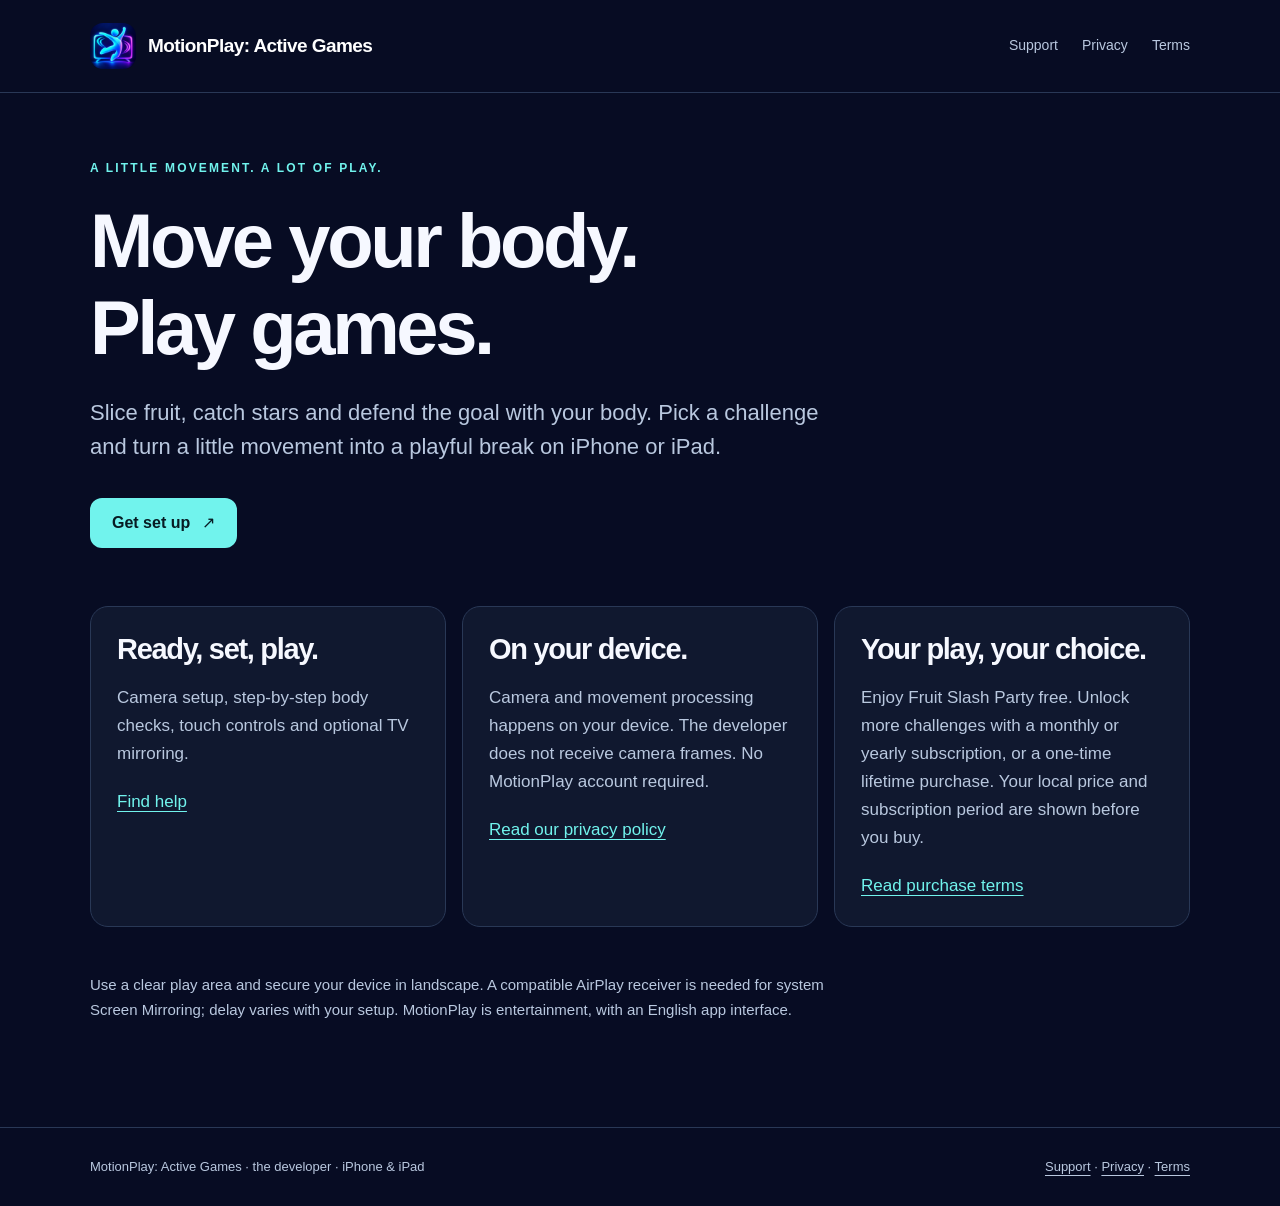
<file: index.html>
<!doctype html>
<html lang="en"><head><meta charset="utf-8"><meta name="viewport" content="width=device-width,initial-scale=1"><meta name="description" content="MotionPlay support, privacy and terms for camera-controlled arcade games on iPhone and iPad."><title>MotionPlay: Active Games — Help &amp; Information</title><link rel="icon" href="assets/app-icon.png"><link rel="stylesheet" href="assets/site.css"></head>
<body><a class="skip" href="#main">Skip to content</a><header><div class="wrap"><a class="brand" href="./"><img src="assets/app-icon.png" alt="" width="46" height="46">MotionPlay: Active Games</a><nav aria-label="Main navigation"><a href="support/">Support</a><a href="privacy/">Privacy</a><a href="terms/">Terms</a></nav></div></header>
<main id="main" class="wrap"><p class="eyebrow">A little movement. A lot of play.</p><h1>Move your body.<br>Play games.</h1><p class="lede">Slice fruit, catch stars and defend the goal with your body. Pick a challenge and turn a little movement into a playful break on iPhone or iPad.</p><a class="button" href="support/">Get set up <span aria-hidden="true">↗</span></a>
<div class="tiles"><section class="tile"><h2 style="margin-top:0">Ready, set, play.</h2><p>Camera setup, step-by-step body checks, touch controls and optional TV mirroring.</p><a href="support/">Find help</a></section><section class="tile"><h2 style="margin-top:0">On your device.</h2><p>Camera and movement processing happens on your device. The developer does not receive camera frames. No MotionPlay account required.</p><a href="privacy/">Read our privacy policy</a></section><section class="tile"><h2 style="margin-top:0">Your play, your choice.</h2><p>Enjoy Fruit Slash Party free. Unlock more challenges with a monthly or yearly subscription, or a one-time lifetime purchase. Your local price and subscription period are shown before you buy.</p><a href="terms/">Read purchase terms</a></section></div>
<p class="safety">Use a clear play area and secure your device in landscape. A compatible AirPlay receiver is needed for system Screen Mirroring; delay varies with your setup. MotionPlay is entertainment, with an English app interface.</p></main>
<footer><div class="wrap"><p>MotionPlay: Active Games · the developer · iPhone &amp; iPad</p><p><a href="support/">Support</a> · <a href="privacy/">Privacy</a> · <a href="terms/">Terms</a></p></div></footer></body></html>
</file>
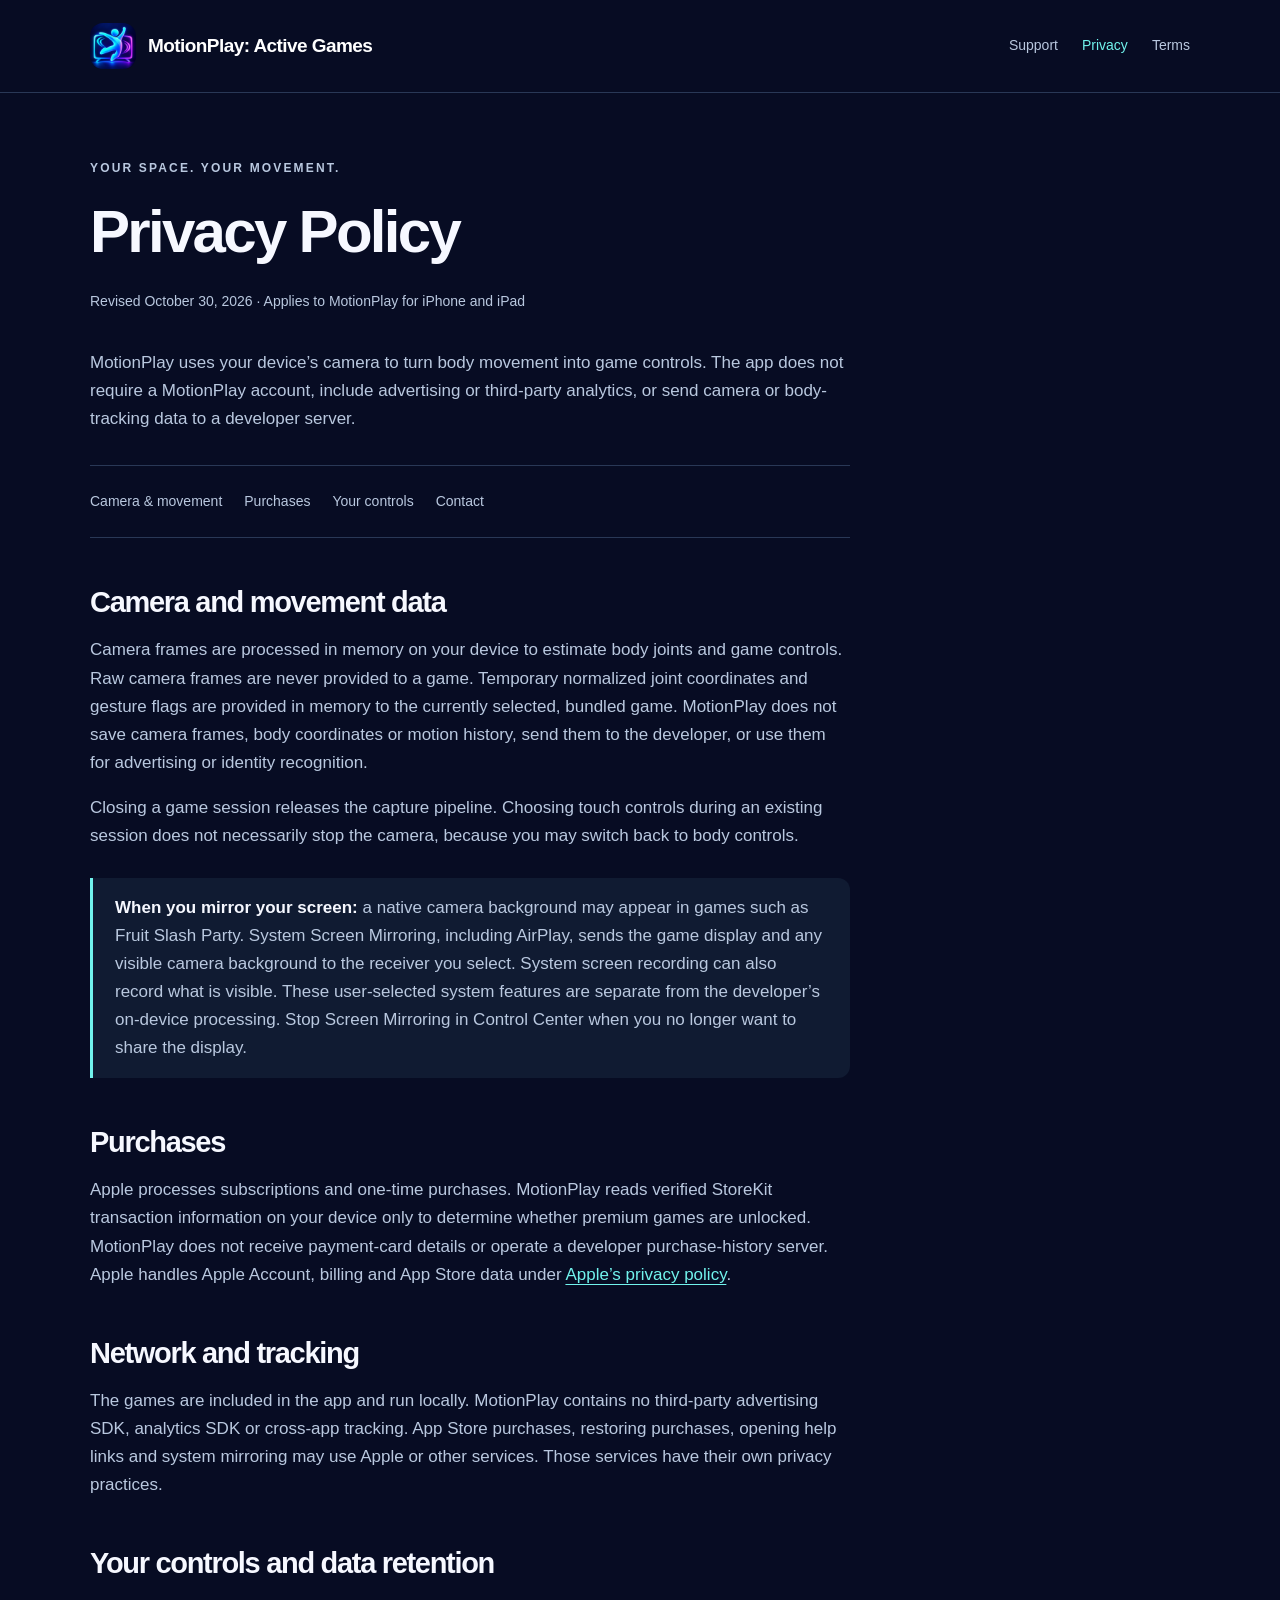
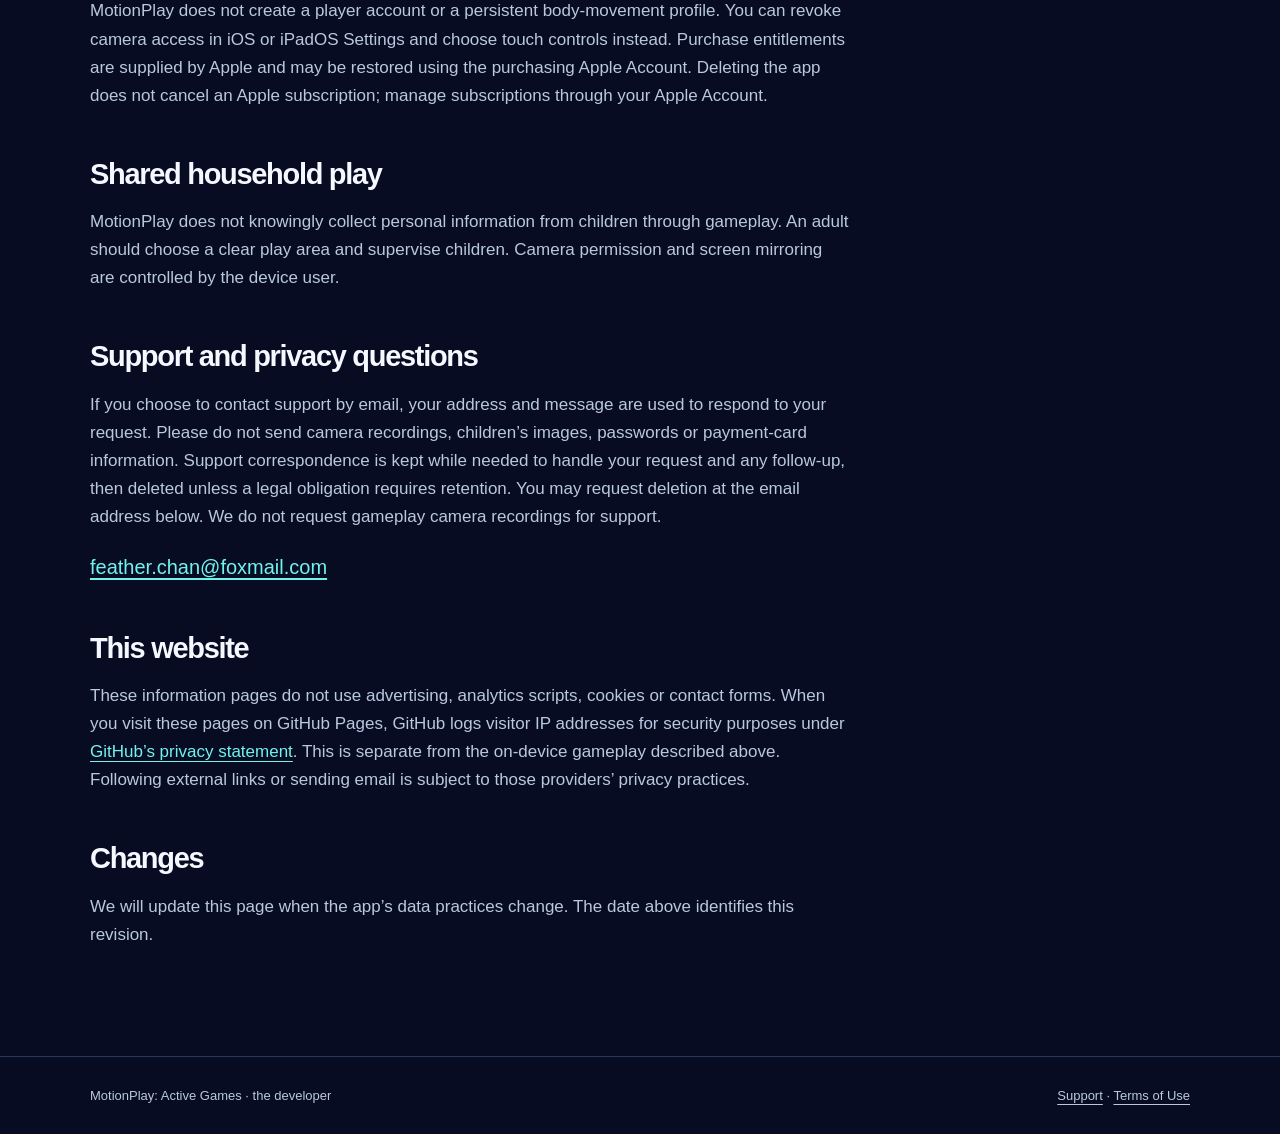
<file: privacy/index.html>
<!doctype html>
<html lang="en"><head><meta charset="utf-8"><meta name="viewport" content="width=device-width,initial-scale=1"><meta name="description" content="How MotionPlay handles camera processing, movement data, purchases and support."><title>Privacy Policy — MotionPlay: Active Games</title><link rel="icon" href="../assets/app-icon.png"><link rel="stylesheet" href="../assets/site.css"></head>
<body><a class="skip" href="#main">Skip to content</a><header><div class="wrap"><a class="brand" href="../"><img src="../assets/app-icon.png" alt="" width="46" height="46">MotionPlay: Active Games</a><nav aria-label="Main navigation"><a href="../support/">Support</a><a href="./" aria-current="page">Privacy</a><a href="../terms/">Terms</a></nav></div></header>
<main id="main" class="wrap"><article class="document"><p class="eyebrow">Your space. Your movement.</p><h1>Privacy Policy</h1><p class="date">Revised October 30, 2026 · Applies to MotionPlay for iPhone and iPad</p><p>MotionPlay uses your device’s camera to turn body movement into game controls. The app does not require a MotionPlay account, include advertising or third-party analytics, or send camera or body-tracking data to a developer server.</p><nav class="toc" aria-label="On this page"><a href="#camera">Camera &amp; movement</a><a href="#purchases">Purchases</a><a href="#control">Your controls</a><a href="#support">Contact</a></nav>
<h2 id="camera">Camera and movement data</h2><p>Camera frames are processed in memory on your device to estimate body joints and game controls. Raw camera frames are never provided to a game. Temporary normalized joint coordinates and gesture flags are provided in memory to the currently selected, bundled game. MotionPlay does not save camera frames, body coordinates or motion history, send them to the developer, or use them for advertising or identity recognition.</p><p>Closing a game session releases the capture pipeline. Choosing touch controls during an existing session does not necessarily stop the camera, because you may switch back to body controls.</p><div class="note"><p><strong>When you mirror your screen:</strong> a native camera background may appear in games such as Fruit Slash Party. System Screen Mirroring, including AirPlay, sends the game display and any visible camera background to the receiver you select. System screen recording can also record what is visible. These user-selected system features are separate from the developer’s on-device processing. Stop Screen Mirroring in Control Center when you no longer want to share the display.</p></div>
<h2 id="purchases">Purchases</h2><p>Apple processes subscriptions and one-time purchases. MotionPlay reads verified StoreKit transaction information on your device only to determine whether premium games are unlocked. MotionPlay does not receive payment-card details or operate a developer purchase-history server. Apple handles Apple Account, billing and App Store data under <a href="https://www.apple.com/legal/privacy/">Apple’s privacy policy</a>.</p>
<h2>Network and tracking</h2><p>The games are included in the app and run locally. MotionPlay contains no third-party advertising SDK, analytics SDK or cross-app tracking. App Store purchases, restoring purchases, opening help links and system mirroring may use Apple or other services. Those services have their own privacy practices.</p>
<h2 id="control">Your controls and data retention</h2><p>MotionPlay does not create a player account or a persistent body-movement profile. You can revoke camera access in iOS or iPadOS Settings and choose touch controls instead. Purchase entitlements are supplied by Apple and may be restored using the purchasing Apple Account. Deleting the app does not cancel an Apple subscription; manage subscriptions through your Apple Account.</p>
<h2>Shared household play</h2><p>MotionPlay does not knowingly collect personal information from children through gameplay. An adult should choose a clear play area and supervise children. Camera permission and screen mirroring are controlled by the device user.</p>
<h2 id="support">Support and privacy questions</h2><p>If you choose to contact support by email, your address and message are used to respond to your request. Please do not send camera recordings, children’s images, passwords or payment-card information. Support correspondence is kept while needed to handle your request and any follow-up, then deleted unless a legal obligation requires retention. You may request deletion at the email address below. We do not request gameplay camera recordings for support.</p><p class="contact"><a href="mailto:feather.chan@foxmail.com?subject=MotionPlay%20privacy">feather.chan@foxmail.com</a></p>
<h2>This website</h2><p>These information pages do not use advertising, analytics scripts, cookies or contact forms. When you visit these pages on GitHub Pages, GitHub logs visitor IP addresses for security purposes under <a href="https://docs.github.com/en/site-policy/privacy-policies/github-general-privacy-statement">GitHub’s privacy statement</a>. This is separate from the on-device gameplay described above. Following external links or sending email is subject to those providers’ privacy practices.</p><h2>Changes</h2><p>We will update this page when the app’s data practices change. The date above identifies this revision.</p></article></main><footer><div class="wrap"><p>MotionPlay: Active Games · the developer</p><p><a href="../support/">Support</a> · <a href="../terms/">Terms of Use</a></p></div></footer></body></html>
</file>
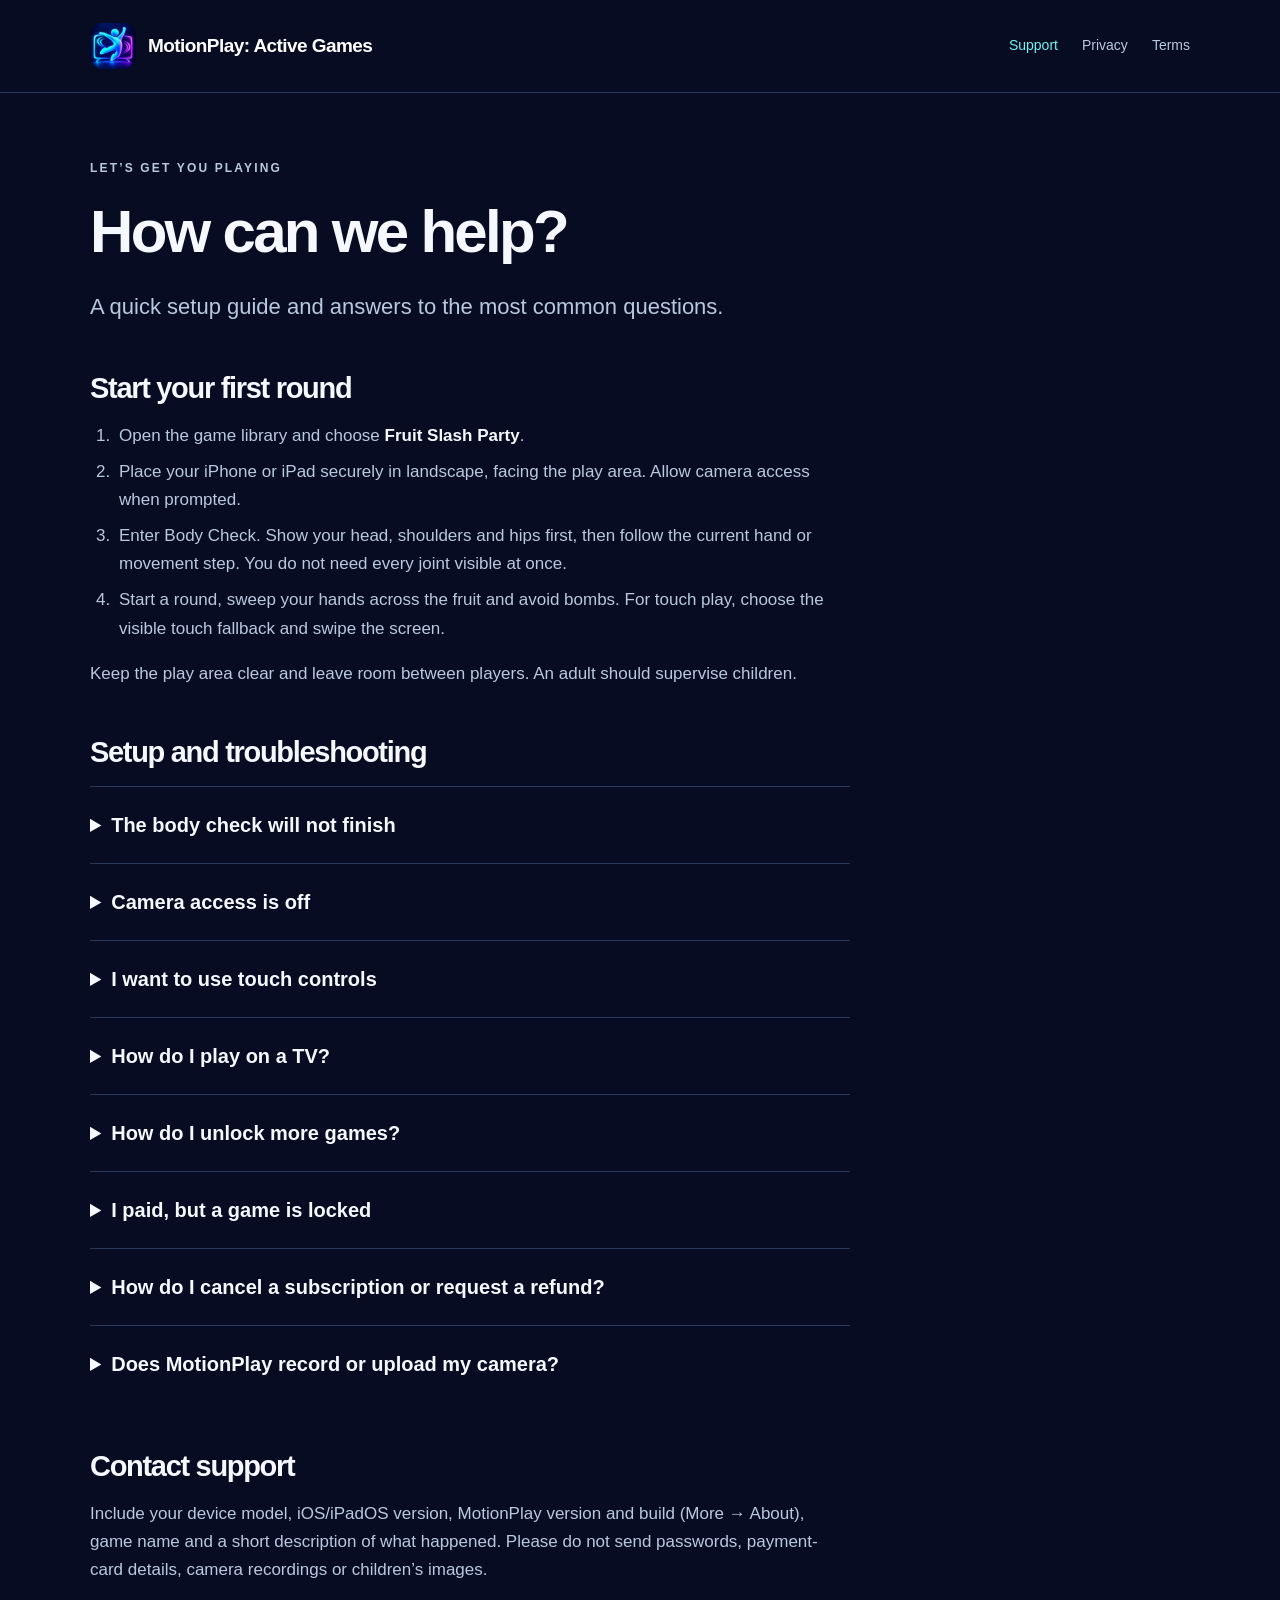
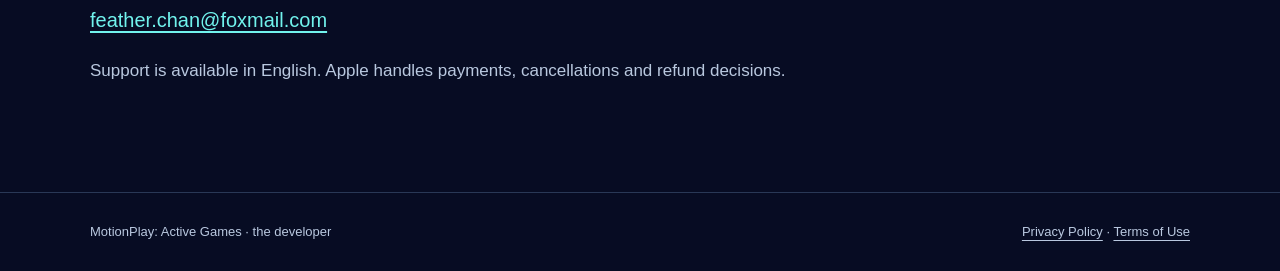
<file: support/index.html>
<!doctype html>
<html lang="en"><head><meta charset="utf-8"><meta name="viewport" content="width=device-width,initial-scale=1"><meta name="description" content="Get help with MotionPlay camera setup, body checks, touch controls, TV mirroring and purchases."><title>Support — MotionPlay: Active Games</title><link rel="icon" href="../assets/app-icon.png"><link rel="stylesheet" href="../assets/site.css"></head>
<body><a class="skip" href="#main">Skip to content</a><header><div class="wrap"><a class="brand" href="../"><img src="../assets/app-icon.png" alt="" width="46" height="46">MotionPlay: Active Games</a><nav aria-label="Main navigation"><a href="./" aria-current="page">Support</a><a href="../privacy/">Privacy</a><a href="../terms/">Terms</a></nav></div></header>
<main id="main" class="wrap"><article class="document"><p class="eyebrow">Let’s get you playing</p><h1>How can we help?</h1><p class="lede">A quick setup guide and answers to the most common questions.</p>
<h2>Start your first round</h2><ol><li>Open the game library and choose <strong>Fruit Slash Party</strong>.</li><li>Place your iPhone or iPad securely in landscape, facing the play area. Allow camera access when prompted.</li><li>Enter Body Check. Show your head, shoulders and hips first, then follow the current hand or movement step. You do not need every joint visible at once.</li><li>Start a round, sweep your hands across the fruit and avoid bombs. For touch play, choose the visible touch fallback and swipe the screen.</li></ol><p>Keep the play area clear and leave room between players. An adult should supervise children.</p>
<h2>Setup and troubleshooting</h2><details><summary>The body check will not finish</summary><p>Read the current step and progress indicator. Keep your head, shoulders and hips visible first, then show only the inputs requested for that game. Improve lighting, keep the device stable and step into the camera’s view. If you leave the frame, a step may need to be repeated. You can choose touch controls if the setup is unsuitable.</p></details>
<details><summary>Camera access is off</summary><p>Open More to check camera access. Use Open iOS Settings when offered, then allow camera access for MotionPlay. Return to the app and start the body check again. Device restrictions may prevent access. Touch controls remain available without camera permission.</p></details>
<details><summary>I want to use touch controls</summary><p>Choose the touch fallback on the preparation/body-check screen. Each game shows its touch controls. During a session, switching back to body controls opens calibration and pauses play while you prepare. Touch selection does not necessarily stop an already running camera; revoke camera permission in system Settings if you do not want camera access.</p></details>
<details><summary>How do I play on a TV?</summary><p>Put your device and compatible AirPlay receiver on a suitable network. Open Control Center, choose Screen Mirroring and select your receiver. MotionPlay shows setup help under More → TV setup. The app cannot open or choose the system mirror connection for you. For connection problems, follow <a href="https://support.apple.com/102661">Apple’s AirPlay guide</a>. Receiver and network conditions affect delay.</p><p>If a game uses the camera as its background, that background appears on the mirrored display too. Stop Screen Mirroring from Control Center when finished.</p></details>
<details><summary>How do I unlock more games?</summary><p>Enjoy Fruit Slash Party free, with no purchase required. Unlock the other games with a monthly or yearly MotionPlay Pass subscription, or a one-time lifetime purchase. Your local price and subscription period are shown before you buy. Subscriptions renew automatically unless canceled in your Apple Account settings. Restore previous purchases from More or the purchase screen.</p></details>
<details><summary>I paid, but a game is locked</summary><p>Check that the device uses the Apple Account that purchased access, then open More → Restore purchases. An active subscription or lifetime purchase should restore verified access. If a transaction is pending, wait for Apple to finish it; do not buy again to troubleshoot. For billing problems, visit <a href="https://support.apple.com/billing">Apple billing support</a>.</p></details>
<details><summary>How do I cancel a subscription or request a refund?</summary><p>Open <a href="https://apps.apple.com/account/subscriptions">Apple Account subscription settings</a> to manage or cancel a subscription. Deleting MotionPlay does not cancel it. For refund requests, use <a href="https://reportaproblem.apple.com/">Apple’s Report a Problem</a>. The lifetime unlock is a one-time purchase and does not renew.</p></details>
<details><summary>Does MotionPlay record or upload my camera?</summary><p>The developer does not receive camera frames. MotionPlay processes camera frames and movement data on device, without saving them or sending them to a developer server. The bundled games receive temporary coordinates and gesture flags. User-selected screen mirroring or AirPlay can send the visible camera background to your receiver, and system screen recording can record it. Read the <a href="../privacy/">Privacy Policy</a>.</p></details>
<h2>Contact support</h2><p>Include your device model, iOS/iPadOS version, MotionPlay version and build (More → About), game name and a short description of what happened. Please do not send passwords, payment-card details, camera recordings or children’s images.</p><p class="contact"><a href="mailto:feather.chan@foxmail.com?subject=MotionPlay%20support">feather.chan@foxmail.com</a></p><p>Support is available in English. Apple handles payments, cancellations and refund decisions.</p></article></main><footer><div class="wrap"><p>MotionPlay: Active Games · the developer</p><p><a href="../privacy/">Privacy Policy</a> · <a href="../terms/">Terms of Use</a></p></div></footer></body></html>
</file>
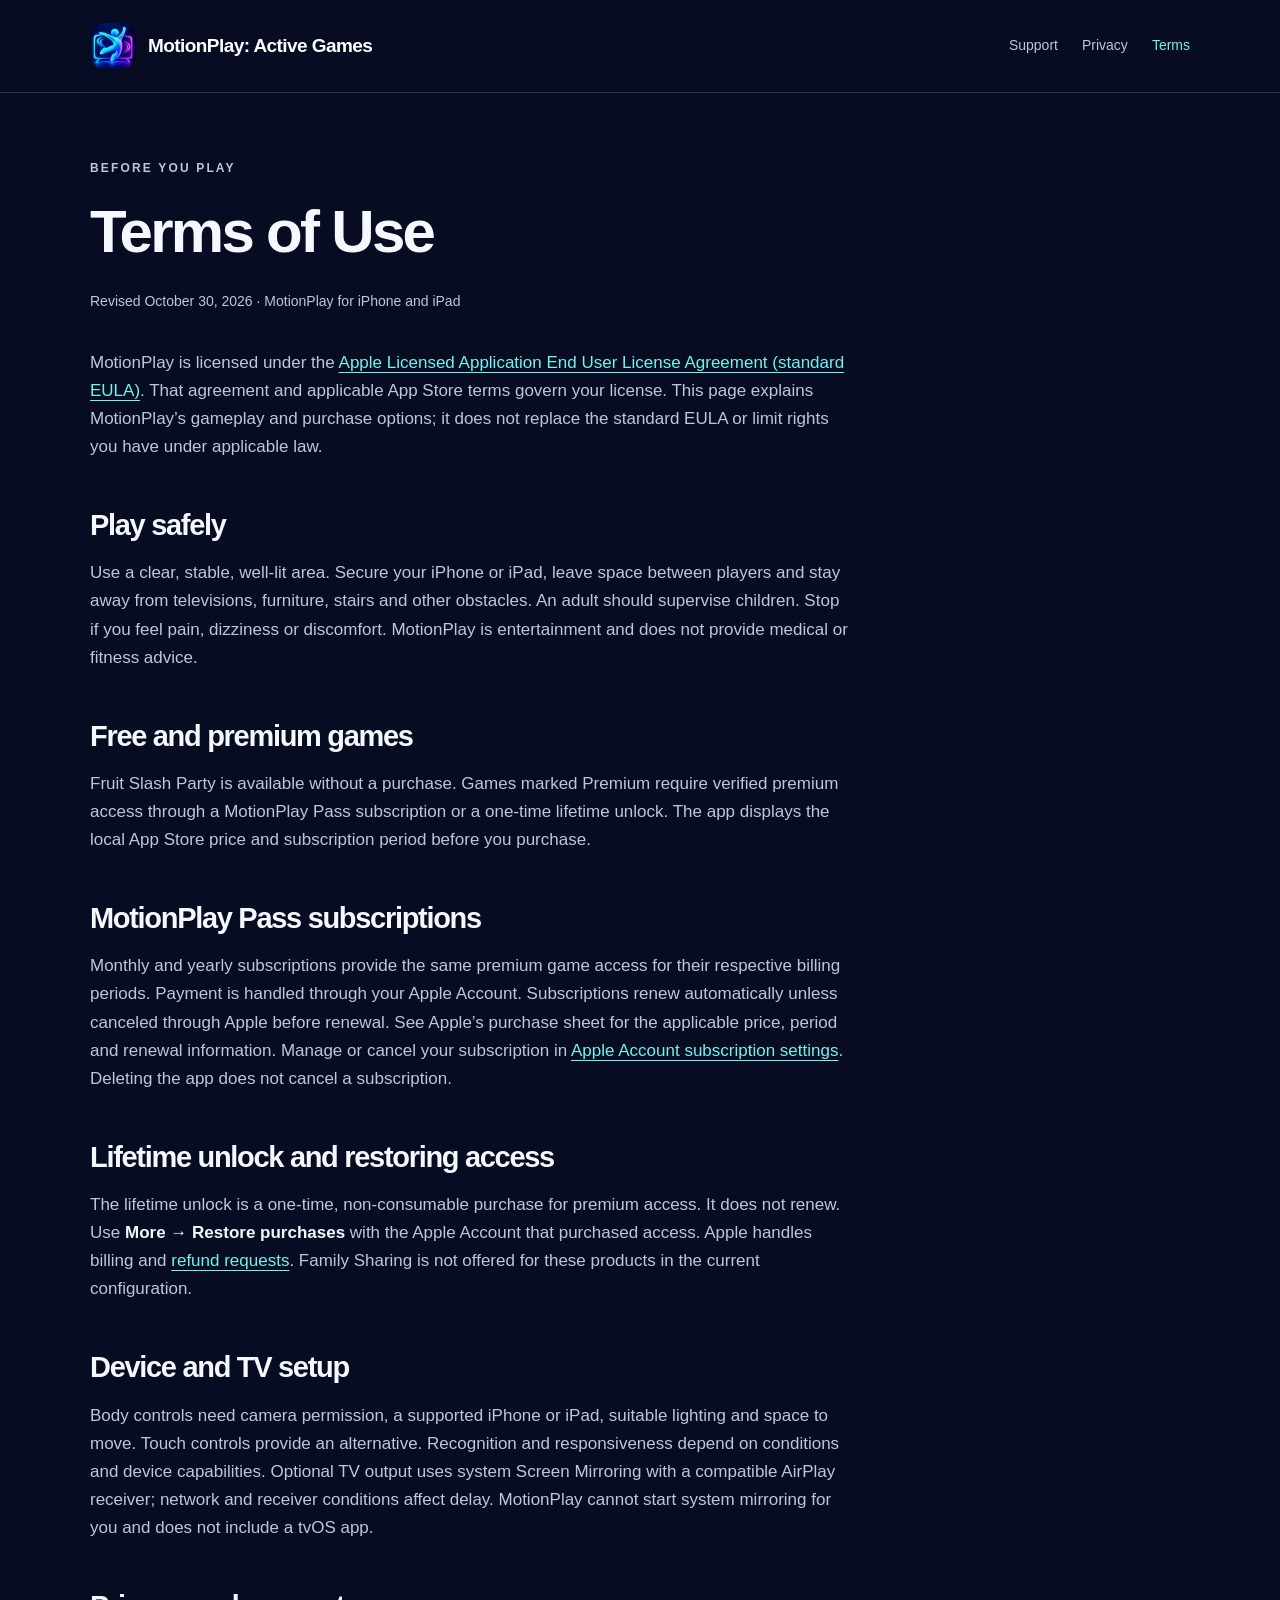
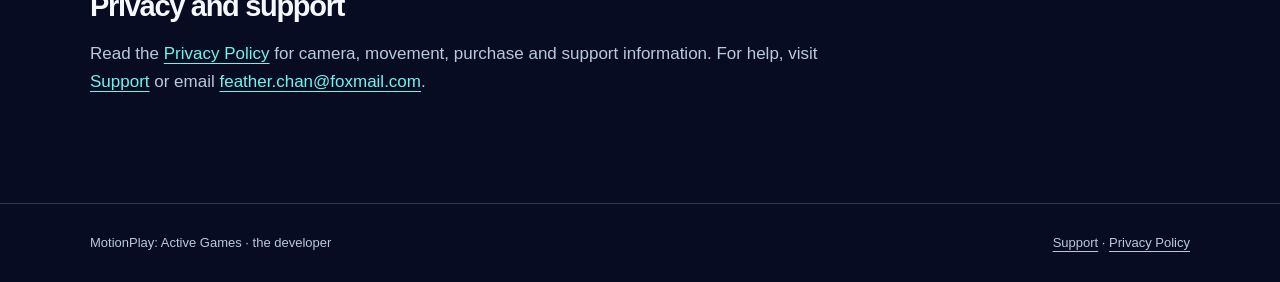
<file: terms/index.html>
<!doctype html>
<html lang="en"><head><meta charset="utf-8"><meta name="viewport" content="width=device-width,initial-scale=1"><meta name="description" content="MotionPlay purchase information, safe play guidance and Apple standard EULA."><title>Terms of Use — MotionPlay: Active Games</title><link rel="icon" href="../assets/app-icon.png"><link rel="stylesheet" href="../assets/site.css"></head>
<body><a class="skip" href="#main">Skip to content</a><header><div class="wrap"><a class="brand" href="../"><img src="../assets/app-icon.png" alt="" width="46" height="46">MotionPlay: Active Games</a><nav aria-label="Main navigation"><a href="../support/">Support</a><a href="../privacy/">Privacy</a><a href="./" aria-current="page">Terms</a></nav></div></header>
<main id="main" class="wrap"><article class="document"><p class="eyebrow">Before you play</p><h1>Terms of Use</h1><p class="date">Revised October 30, 2026 · MotionPlay for iPhone and iPad</p><p>MotionPlay is licensed under the <a href="https://www.apple.com/legal/internet-services/itunes/dev/stdeula/">Apple Licensed Application End User License Agreement (standard EULA)</a>. That agreement and applicable App Store terms govern your license. This page explains MotionPlay’s gameplay and purchase options; it does not replace the standard EULA or limit rights you have under applicable law.</p>
<h2>Play safely</h2><p>Use a clear, stable, well-lit area. Secure your iPhone or iPad, leave space between players and stay away from televisions, furniture, stairs and other obstacles. An adult should supervise children. Stop if you feel pain, dizziness or discomfort. MotionPlay is entertainment and does not provide medical or fitness advice.</p>
<h2>Free and premium games</h2><p>Fruit Slash Party is available without a purchase. Games marked Premium require verified premium access through a MotionPlay Pass subscription or a one-time lifetime unlock. The app displays the local App Store price and subscription period before you purchase.</p>
<h2>MotionPlay Pass subscriptions</h2><p>Monthly and yearly subscriptions provide the same premium game access for their respective billing periods. Payment is handled through your Apple Account. Subscriptions renew automatically unless canceled through Apple before renewal. See Apple’s purchase sheet for the applicable price, period and renewal information. Manage or cancel your subscription in <a href="https://apps.apple.com/account/subscriptions">Apple Account subscription settings</a>. Deleting the app does not cancel a subscription.</p>
<h2>Lifetime unlock and restoring access</h2><p>The lifetime unlock is a one-time, non-consumable purchase for premium access. It does not renew. Use <strong>More → Restore purchases</strong> with the Apple Account that purchased access. Apple handles billing and <a href="https://support.apple.com/billing">refund requests</a>. Family Sharing is not offered for these products in the current configuration.</p>
<h2>Device and TV setup</h2><p>Body controls need camera permission, a supported iPhone or iPad, suitable lighting and space to move. Touch controls provide an alternative. Recognition and responsiveness depend on conditions and device capabilities. Optional TV output uses system Screen Mirroring with a compatible AirPlay receiver; network and receiver conditions affect delay. MotionPlay cannot start system mirroring for you and does not include a tvOS app.</p>
<h2>Privacy and support</h2><p>Read the <a href="../privacy/">Privacy Policy</a> for camera, movement, purchase and support information. For help, visit <a href="../support/">Support</a> or email <a href="mailto:feather.chan@foxmail.com?subject=MotionPlay%20support">feather.chan@foxmail.com</a>.</p></article></main><footer><div class="wrap"><p>MotionPlay: Active Games · the developer</p><p><a href="../support/">Support</a> · <a href="../privacy/">Privacy Policy</a></p></div></footer></body></html>
</file>
<file: assets/site.css>
:root{color-scheme:dark;--ink:#f6f8ff;--muted:#b9c8df;--line:#293856;--navy:#070c23;--cyan:#71f3ed;--violet:#c79bff;font-family:-apple-system,BlinkMacSystemFont,"Segoe UI",sans-serif;font-synthesis:none}*{box-sizing:border-box}html{scroll-behavior:smooth;scroll-padding-top:28px}body{margin:0;background:var(--navy);color:var(--ink);font-size:17px;line-height:1.65}a{color:var(--cyan);text-underline-offset:4px}a:hover{color:white}a:focus-visible,summary:focus-visible{outline:3px solid var(--cyan);outline-offset:6px;border-radius:4px}.wrap{width:min(1100px,calc(100% - 48px));margin:auto}.skip{position:absolute;top:-100px;padding:12px;background:#fff;color:#070c23;z-index:5}.skip:focus{top:0}header{border-bottom:1px solid var(--line)}header .wrap{display:flex;align-items:center;justify-content:space-between;gap:20px;padding:23px 0}.brand{display:flex;align-items:center;gap:12px;text-decoration:none;color:white;font-size:19px;font-weight:800;letter-spacing:-.03em}.brand img{border-radius:13px;width:46px;height:46px}nav{display:flex;gap:24px;flex-wrap:wrap}nav a{font-size:14px;color:var(--muted);text-decoration:none}nav a[aria-current=page]{color:var(--cyan)}main{padding:66px 0 90px}.eyebrow{font-size:12px;font-weight:800;letter-spacing:.18em;text-transform:uppercase;color:var(--cyan);margin:0 0 18px}h1,h2,h3{line-height:1.15;letter-spacing:-.045em}h1{font-size:clamp(40px,7vw,76px);max-width:850px;margin:0 0 24px}h2{font-size:29px;margin:48px 0 17px}h3{font-size:21px;margin:0 0 14px}.lede{font-size:22px;line-height:1.55;color:var(--muted);max-width:730px}.button{display:inline-flex;align-items:center;gap:12px;background:var(--cyan);color:#071b23;padding:12px 22px;border-radius:12px;text-decoration:none;font-weight:750;font-size:16px;margin:12px 0}.button:hover{background:#bafcf6;color:#071b23}.tiles{display:grid;grid-template-columns:repeat(3,1fr);gap:16px;margin:46px 0}.tile{border:1px solid var(--line);padding:26px;border-radius:18px;background:#10182f}.tile p{color:var(--muted);margin:0}.tile a{display:inline-block;margin-top:20px}.document{max-width:760px}.document h1{font-size:clamp(38px,6vw,60px)}.document p,.document li{color:var(--muted)}.document strong{color:var(--ink)}.date{font-size:14px;color:var(--muted);margin-bottom:36px}.note{border-left:3px solid var(--cyan);padding:16px 22px;background:#101b32;border-radius:0 12px 12px 0;margin:28px 0}.note p{margin:0}ol,ul{padding-left:25px}li{padding-left:4px;margin:8px 0}.toc{display:flex;gap:10px 22px;flex-wrap:wrap;padding:24px 0;border-top:1px solid var(--line);border-bottom:1px solid var(--line);margin:32px 0;font-size:14px}details{border-top:1px solid var(--line);padding:24px 0}details:last-child{border-bottom:1px solid var(--line)}summary{cursor:pointer;font-size:20px;font-weight:700;line-height:1.4}details p{padding-right:14px}footer{border-top:1px solid var(--line);padding:28px 0;color:var(--muted);font-size:13px}footer .wrap{display:flex;gap:18px;align-items:start;justify-content:space-between}footer p{margin:0}footer a{color:var(--muted)}.safety{max-width:760px;color:var(--muted);font-size:15px}.contact{font-size:20px;overflow-wrap:anywhere}@media(max-width:650px){.wrap{width:calc(100% - 36px)}header .wrap{align-items:start;flex-direction:column;gap:17px}nav{gap:20px}main{padding:42px 0 58px}.tiles{grid-template-columns:1fr;gap:12px;margin:32px 0}.lede{font-size:20px}h2{font-size:26px}footer .wrap{flex-direction:column}}@media(prefers-reduced-motion:reduce){html{scroll-behavior:auto}}@media print{body{background:#fff;color:#111}header,footer,.skip{display:none}main{padding:0}.document p,.document li,.date{color:#333}a{color:#111}.wrap{width:100%}}

/* Keep long help and legal links readable on narrow screens. */
.document a,.document p,.document li{overflow-wrap:anywhere}.brand{min-width:0}.brand img{flex:none}
</file>
